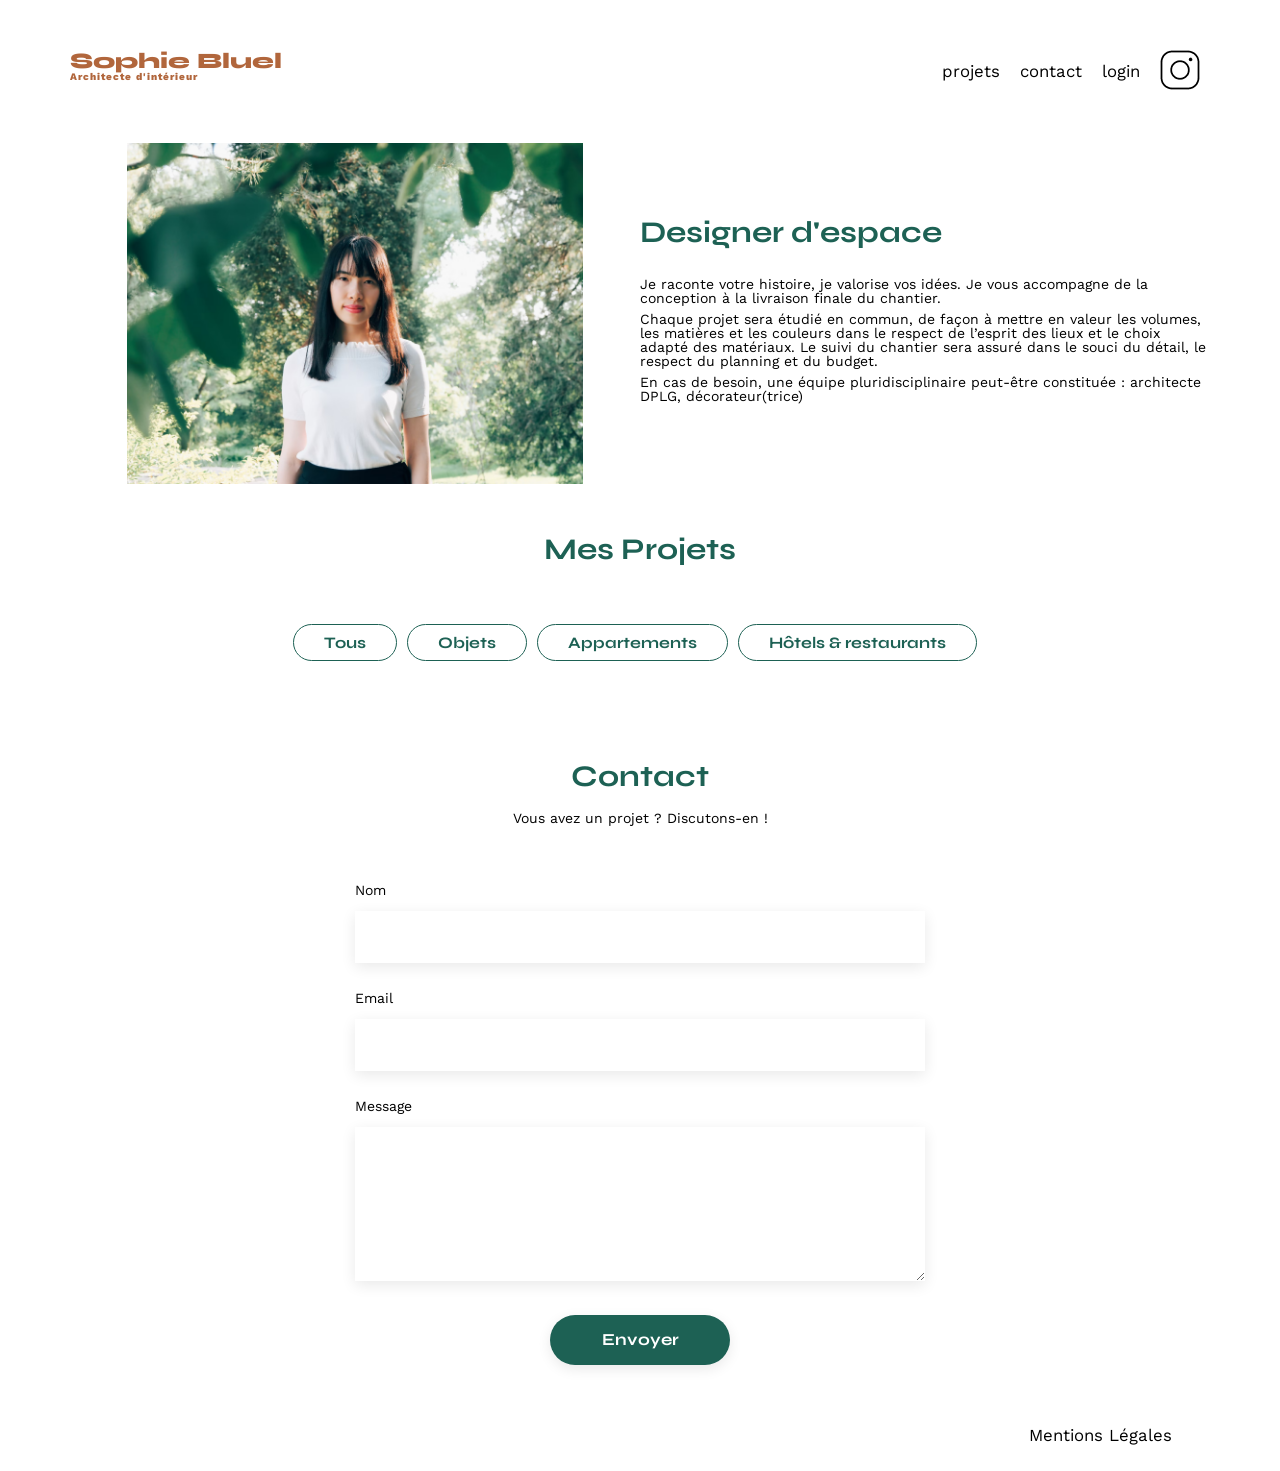
<file: Portfolio-architecte-sophie-bluel-master/FrontEnd/index.html>
<!DOCTYPE html>
<html lang="fr">
<head>
	<meta charset="UTF-8">
	<title>Sophie Bluel - Architecte d'intérieur</title>
	<meta name="viewport" content="width=device-width, initial-scale=1.0">
	<link rel="preconnect" href="https://fonts.googleapis.com">
	<link rel="preconnect" href="https://fonts.gstatic.com" crossorigin>
	<link href="https://fonts.googleapis.com/css2?family=Syne:wght@700;800&family=Work+Sans&display=swap" rel="stylesheet">
	<meta name="description" content="">
	<link rel="stylesheet" href="./assets/style.css">
</head>
<body>
<header>
	<h1>Sophie Bluel <span>Architecte d'intérieur</span></h1>
	<nav>
		<ul>
			<li>projets</li>
			<li>contact</li>
			<li><a id="login" href="login.html">login</a></li>
			<li><img src="./assets/icons/instagram.png" alt="Instagram"></li>
		</ul>
	</nav>
</header>
<main>
	<section id="introduction">
		<figure>
			<img src="./assets/images/sophie-bluel.png" alt="">
		</figure>
		<article>
			<h2>Designer d'espace</h2>
			<p>Je raconte votre histoire, je valorise vos idées. Je vous accompagne de la conception à la livraison finale du chantier.</p>
			<p>Chaque projet sera étudié en commun, de façon à mettre en valeur les volumes, les matières et les couleurs dans le respect de l’esprit des lieux et le choix adapté des matériaux. Le suivi du chantier sera assuré dans le souci du détail, le respect du planning et du budget.</p>
			<p>En cas de besoin, une équipe pluridisciplinaire peut-être constituée : architecte DPLG, décorateur(trice)</p>
		</article>
	</section>

	<section id="portfolio">
		<div class="my-project">
		<h2>Mes Projets</h2>
		<button class="edit edit-project">
            <i class="fa-solid fa-pen-to-square fa-fade"></i>
            modifier
		</button>
	</div>

	<div class="overlay"></div>
        <section class="modale">
          <i class="fa-solid fa-xmark cross"></i>
          <div class="modale-container">
            <h2>Galerie photo</h2>
            <div class="picture-container"></div>
            <div class="btn-container">
              <button class="add-pic" type="submit">Ajouter une photo</button>
              <button class="delet-pic" type="submit">
                Supprimer la galerie
              </button>
            </div>
          </div>
        </section>

		<section class="modale-add">
          <div class="icon-modale">
            <i class="fa-solid fa-arrow-left arrow-left"></i>
            <i class="fa-solid fa-xmark cross-add"></i>
          </div>
          <h2>Ajout photo</h2>

		  <div class="form-container">
            <form class="form-add" method="post">
              <div class="add-a-pic">
                <div class="preview-image"></div>
                <i class="fa-regular fa-image"></i>
                <label class="addPic" for="addPic">+ Ajouter photo</label>
                <input type="file" id="addPic" name="addPic" accept="jpg/png" />
                <p>jpg, png : 4mo max</p>
              </div>
              <label for="text">Titre</label>
              <input id="text" name="title" type="text" />
              <label for="categorySelect">Catégorie</label>
              <select id="categorySelect" name="category"></select>
              <button type="submit" class="btn-submit">Valider</button>
            </form>
          </div>
        </section>

		<div class="btn-filter">
          <button class="btn all selected">Tous</button>
          <button class="btn object selected">Objets</button>
          <button class="btn appart selected">Appartements</button>
          <button class="btn hotel_and_restaurant selected">
            Hôtels & restaurants
          </button>
        </div>

		<div class="gallery"></div>
		</section>
	<section id="contact">
		<h2>Contact</h2>
		<p>Vous avez un projet ? Discutons-en !</p>
		<form action="#" method="post">
			<label for="name">Nom</label>
			<input type="text" name="name" id="name">
			<label for="email">Email</label>
			<input type="email" name="email" id="email">
			<label for="message">Message</label>
			<textarea name="message" id="message" cols="30" rows="10"></textarea>
			<input type="submit" value="Envoyer">
		</form>
	</section>
</main>

<footer>
	<nav>
		<ul>
			<li>Mentions Légales</li>
		</ul>
	</nav>
</footer>
<script type="module" src="./index.js"></script>
</body>
</html>
</file>
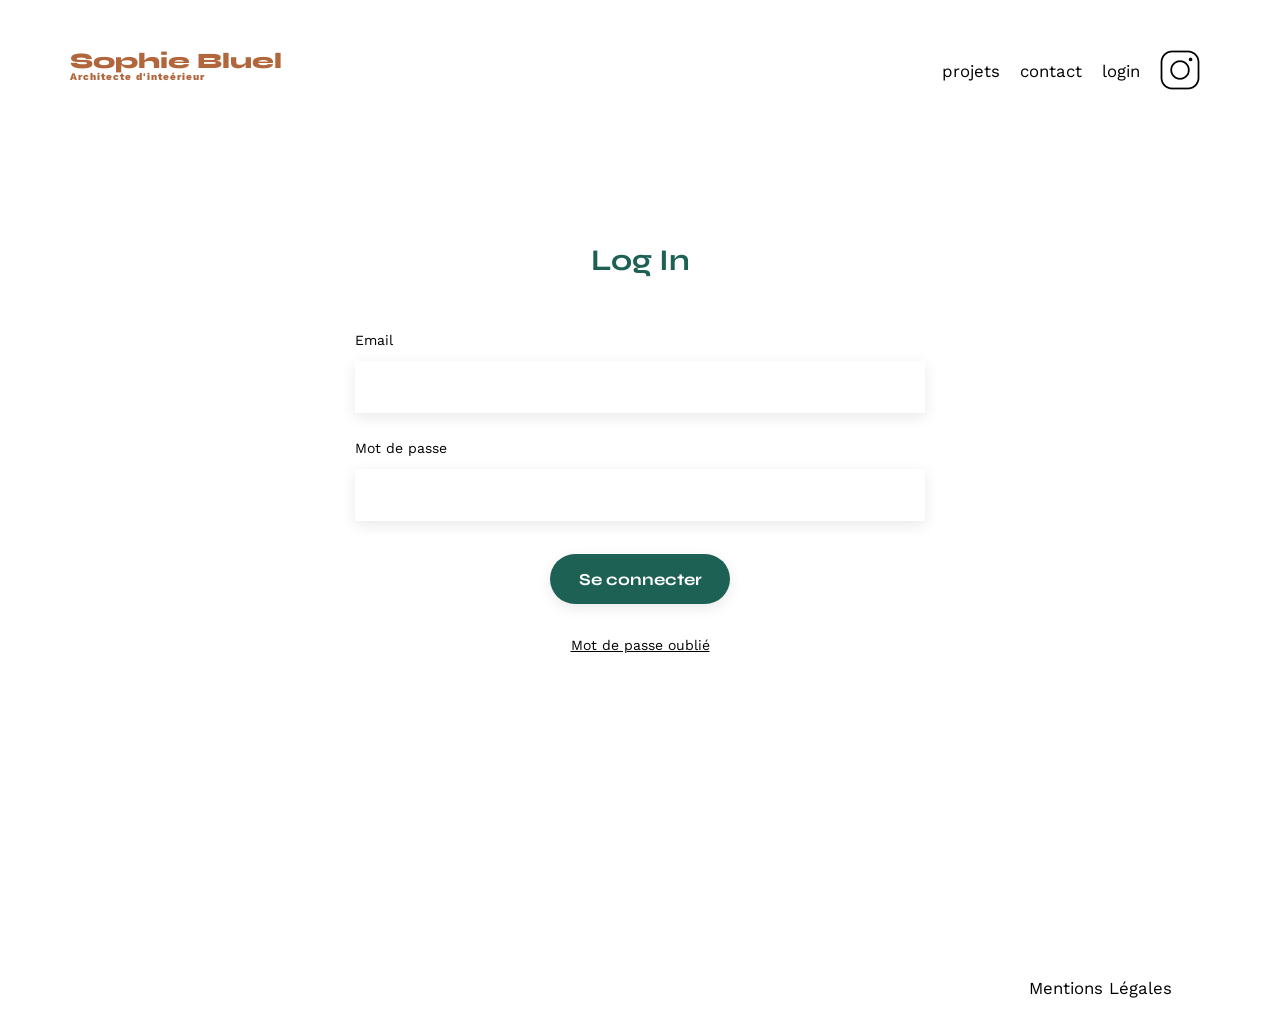
<file: Portfolio-architecte-sophie-bluel-master/FrontEnd/login.html>
<!DOCTYPE html>
<html lang="fr">
  <head>
    <meta charset="UTF-8" />
    <title>Sophie Bluel - Architecte d'intérieur</title>
    <meta name="viewport" content="width=device-width, initial-scale=1.0" />
    <link rel="preconnect" href="https://fonts.googleapis.com" />
    <link rel="preconnect" href="https://fonts.gstatic.com" crossorigin />
    <link
      href="https://fonts.googleapis.com/css2?family=Syne:wght@700;800&family=Work+Sans&display=swap"
      rel="stylesheet"
    />
    <meta name="description" content="" />
    <link rel="stylesheet" href="./assets/style.css" />
  </head>

  <body>
    <header>
      <h1>Sophie Bluel <span>Architecte d'inteérieur</span></h1>
      <nav>
        <ul>
          <li><a href="./index.html">projets</a></li>
          <li>contact</li>
          <li>login</li>
          <li><img src="./assets/icons/instagram.png" alt="Instagram" /></li>
        </ul>
      </nav>
    </header>
    <main>
      <div class="container-login">
        <h2 class="Login">Log In</h2>
        <div id="contact">
          <form method="post" action="http://localhost:5678/api/users/login">
            <label for="email">Email</label>
            <input type="email" name="email" id="email" />
            <label for="password">Mot de passe</label>
            <input type="password" name="password" id="password" />
            <input type="submit" value="Se connecter" class="connect" />
          </form>
          <h3 id="forget"><a href="#">Mot de passe oublié</a></h3>
        </div>
      </div>
    </main>

    <footer>
      <nav>
        <ul>
          <li>Mentions Légales</li>
        </ul>
      </nav>
    </footer>
    <script type="module" src="./login.js"></script>
  </body>
</html>
</file>
<file: Portfolio-architecte-sophie-bluel-master/FrontEnd/assets/style.css>
/* http://meyerweb.com/eric/tools/css/reset/
   v2.0 | 20110126
   License: none (public domain)
*/

html, body, div, span, applet, object, iframe,
h1, h2, h3, h4, h5, h6, p, blockquote, pre,
a, abbr, acronym, address, big, cite, code,
del, dfn, em, img, ins, kbd, q, s, samp,
small, strike, strong, sub, sup, tt, var,
b, u, i, center,
dl, dt, dd, ol, ul, li,
fieldset, form, label, legend,
table, caption, tbody, tfoot, thead, tr, th, td,
article, aside, canvas, details, embed,
figure, figcaption, footer, header, hgroup,
menu, nav, output, ruby, section, summary,
time, mark, audio, video {
	margin: 0;
	padding: 0;
	border: 0;
	font-size: 100%;
	font: inherit;
	vertical-align: baseline;
}
/* HTML5 display-role reset for older browsers */
article, aside, details, figcaption, figure,
footer, header, hgroup, menu, nav, section {
	display: block;
}
body {
	line-height: 1;
}
ol, ul {
	list-style: none;
}
blockquote, q {
	quotes: none;
}
blockquote:before, blockquote:after,
q:before, q:after {
	content: '';
	content: none;
}
table {
	border-collapse: collapse;
	border-spacing: 0;
}
/** end reset css**/
body {
	max-width: 1140px;
	margin:auto;
	font-family: 'Work Sans' ;
	font-size: 14px;
}
header {
	display: flex;
	justify-content: space-between;
	margin: 50px 0
}
section {
	margin: 50px 0
}

h1{
	display: flex;
	flex-direction: column;
	font-family: 'Syne';
	font-size: 22px;
	font-weight: 800;
	color: #B1663C
}

h1 > span {
	font-family: 'Work Sans';
	font-size:10px;
	letter-spacing: 0.1em;
;
}

.figure-main {
	display: flex;
	align-items: baseline;
	justify-content: left;
	width: 100%;
	margin-left: 50px;
	margin-top: 10px;
}

.figure-main button {
	border: none;
	background: none;
	width: 60px;
	display: flex;
	cursor: pointer;
	font-family: work Sans;
}

.figure-main i {
	margin-right: 10px;
	color: #110808;
}


h2{
	font-family: 'Syne';
	font-weight: 700;
	font-size: 30px;
	color: #1D6154
}
nav ul {
	display: flex;
	align-items: center;
	list-style-type: none;

}
nav li {
	padding: 0 10px;
	font-size: 1.2em;
	cursor: pointer;
}

nav a {
	text-decoration: none;
	color: black;
}

li:hover {
	color: #B1663C;
}

#introduction {
	display: flex;
	align-items: center;
}
#introduction figure {
	flex: 1
}
#introduction img {
	display: block;
	margin: auto;
	width: 80%;
}

#introduction article {
	flex: 1
}
#introduction h2 {
	margin-bottom: 1em;
}

#introduction p {
	margin-bottom: 0.5em;
}
#portfolio h2 {
	text-align: center;
	margin-bottom: 1em;
}

.btn-filter {
	display: flex;
	justify-content: center;
	margin-bottom: 50px;
	margin-top: 30px;
}


.my-project {
	display: flex;
	align-items: baseline;
	justify-content: center;
}

.my-project button {
	margin-left: 20px;
	border: none;
	background: none;
	width: 60px;
	cursor: pointer;
	font-family: work Sans;
}

.my-project i {
	margin-right: 10px;
}


.btn-filter button {
	margin-right: 10px;
	background-color: #fff;
	color: #1D6154;
	font-family: syne, sans-serif;
	font-weight: 700;
	font-size: 16px;
	font-style: normal;
	padding-left: 30px;
	padding-right: 30px;
	height: 37px;
	border-radius: 60px;
	cursor: pointer;
	border: 1px solid #1D6154;
	transition: all ease-in-out 0.2s;
}

.btn-filter button:hover {
	background-color: #1D6154;
	color: #ffff;
}

.selected:active {
	background-color: #1D6154;
	color: #ffff;
}

.gallery {
	width: 100%;
	display: grid;
	grid-template-columns: 1fr 1fr 1fr;
	grid-column-gap: 20px;
	grid-row-gap: 20px;
}

.gallery img {
	width: 100%;

}
#contact {
	width: 50%;
margin: auto;
}
#contact > * {
	text-align: center;

}
#contact h2{
	margin-bottom: 20px;
}
#contact form {
	text-align: left;
	margin-top:30px;
	display: flex;
	flex-direction: column;
}

#contact input {
	height: 50px;
	font-size: 1.2em;
	border: none;
	box-shadow: 0px 4px 14px rgba(0, 0, 0, 0.09);
}
#contact label {
	margin: 2em 0 1em 0;
}
#contact textarea {
	border: none;
	box-shadow: 0px 4px 14px rgba(0, 0, 0, 0.09);
}

input[type="submit"]{
	font-family: 'Syne';
	font-weight: 700;
	color: white;
	background-color: #1D6154;
	margin : 2em auto ;
	width: 180px;
	text-align: center;
	border-radius: 60px ;
	cursor: pointer;
	transition: all 0.2s ease-in-out;
}

input[type="submit"]:hover{
	background-color: #1d6154ce;
}

footer nav ul {
	display: flex;
	justify-content: flex-end;
	margin: 2em
}
.edit-top {
	background: #000000;
	width: 100%;
	display: block;
	margin: 0;
	height: 59px;
}

.edit-top p {
	color: #ffff;
	font-family: Work Sans, sans-serif;

	font-size: 16px;
}

.edit-top i {
	color: #ffff;
	font-size: 15px;
	margin-right: 10px;
}

.edit-btn {
	background: #000000;
	border: none;
	width: 200px;
	height: 59px;
	display: flex;
	align-items: center;
	justify-content: center;
	cursor: pointer;
	color: #FFFFFF;
}

.publish-btn {
	background: #fff;
	border: none;
	border-radius: 60px;
	width: 216px;
	height: 38px;
	font-family: Work Sans;
	font-weight: bold;
	font-size: 14px;
	cursor: pointer;
}

.edit-container {
	display: flex;
	align-items: center;
	justify-content: center;
}

.Login {
	display: flex;
	justify-content: center;
	align-items: center;
}

.container-login {
	margin-top: 152px;
	padding-bottom: 300px;
}

#forget a {

	color: black;
}

.modale {
	display: none;
	z-index: 1000;
	position: absolute;
	top: 550px;
	left: 250px;
	width: 630px;
	background-color: #fff;
	border-radius: 10px;
}


.modale h2 {
	font-family: Work Sans, sans-serif;
	color: #000000;
	font-weight: 400;
	font-size: 26px;
	margin-bottom: 40px;
	margin-top: 60px;
}

.modale-container {
	width: 100%;
	height: 100%;
	align-items: center;
	justify-content: center;
	display: flex;
	flex-direction: column;
}

.edit {
	display: none;
}

.overlay {
	display: none;
	position: fixed;
	top: 0;
	left: 0;
	width: 100%;
	height: 100%;
	background-color: rgba(0, 0, 0, 0.3);
	z-index: 999;
}


.cross {
	position: absolute;
	color: #000000;
	right: 35px;
	top: 35px;
	cursor: pointer;
	width: 12px;
	height: 12px;
	font-size: 16px;
}


.picture-container {
	display: flex;
	flex-wrap: wrap;
	flex-direction: row;
	width: 70%;
	margin-top: 45px;
	margin-bottom: 45px;

}

.picture {
	position: relative;
}

.picture img {
	width: 78.12px;
	height: 104.08px;
	margin-right: 10px;
}

.picture p {
	margin-bottom: 10px;
}

.picture i {
	position: absolute;
	right: 3.5px;
	top: 2.5px;

	color: #fff;
	font-size: 12px;
}

.i-container {
	background: #000000;
	width: 17px;
	height: 17px;
	position: absolute;
	right: 15px;
	top: 7px;
	border-radius: 2px;
	cursor: pointer;
}

.picture-container::after {
	position: absolute;
	content: "";
	width: 420px;
	height: 2px;
	background-color: #B3B3B3;
	bottom: 162px;
	right: 105px;
	left: 105px;
}


.btn-container {
	display: flex;
	flex-direction: column;
	align-items: center;
	justify-content: flex-end;
	width: 100%;
	margin-top: 38px;
	margin-bottom: 48px;
}

.add-pic {
	background-color: #1D6154;
	color: #fff;
	font-family: syne, sans-serif;
	font-weight: 700;
	font-size: 14px;
	font-style: normal;
	width: 237px;
	height: 37px;
	border-radius: 60px;
	cursor: pointer;
	border: 1px solid #1D6154;
	transition: all ease-in-out 0.2s;
	margin-bottom: 23px;
}

.add-pic:hover {
	background-color: #1d615490;
	border: none;
}

.delet-pic {
	border: none;
	background-color: #fff;
	color: #D65353;
	font-family: Syne, sans-serif;
	font-size: 14px;
	font-weight: 400;
	cursor: pointer;
}

.modale-add {
	display: none;
	z-index: 1000;
	position: absolute;
	top: 550px;
	left: 250px;
	width: 630px;
	background-color: #FFFFFF;
	border-radius: 10px;
	padding: 30px;
	/* min-height: 600px; */
	flex-direction: column;
	align-items: center;
	justify-content: center;
}



.arrow-left{
	position:absolute;
	left: 30px;
	top: 30px;
	cursor: pointer;
}

.cross-add{
	position: absolute;
	top: 30px;
	right: 30px;
	cursor: pointer;
}

.modale-add h2{
	margin: 0;
	font-family: Work Sans, sans-serif;
	color: #000000;
	font-weight: 400;
	font-size: 26px;
}

/* .form-add{
	display: flex;
	align-items: center;
} */

.add-a-pic{
	margin-top: 6px;
	background: #E8F1F7;
	border-radius: 3px;
	width: 420px;
	display: flex;
	flex-direction: column;
	align-items: center;
	justify-content: center;
margin-bottom: 30px;
}

.add-a-pic i{
	font-size: 60px;
	color: #B9C5CC;
	width: 58px;
	height: 46px;
	margin-top: 28px;
	margin-bottom: 21px;
	
}

.addPic{
	width: 137px;
	height: 36px;
	background: #CBD6DC;
	border-radius: 50px;
	border: none;
	font-family:Work Sans, sans-serif;
	font-weight: 500;
	font-size: 14px;
	color: #306685;
	cursor: pointer;
	transition: all ease-in-out 0.2s;
	margin-bottom: 7px;
	display: flex;
	align-items: center;
	justify-content: center;
}

.addPic:hover{
	background: #93bed5;
}

#addPic{
	display: none;

}

.add-a-pic p{
	margin-bottom: 19px;
}

.form-container{
	margin-top: 30px;
	margin-bottom: 80px;
}

.form-container form{
	display: flex;
	flex-direction: column;
}

#text{
	width: 420px;
	height: 31px;
	border: none;
	background: #FFFFFF;
    box-shadow: 0px 4px 14px rgba(0, 0, 0, 0.09);
	margin-bottom: 47px;
	margin-top: 5px;
}

#category{
	margin-top: 5px;
}

.form-container select{
	width: 424px;
	height: 31px;
	border: none;
	background: #FFFFFF;
    box-shadow: 0px 4px 14px rgba(0, 0, 0, 0.09);
}

/* .btn-submit-ok{
	background: #1D6154;
    color: #fff;
    font-family: syne, sans-serif;
    font-weight: 700;
    font-size: 14px;
    font-style: normal;
    width: 237px;
    height: 37px;
    border-radius: 60px;
	cursor: pointer;
    border: 1px solid #1D6154;
    transition: all ease-in-out 0.2s;
	margin-top: 99px;
	margin-left: 80px;
	transition: all 0.3s ease-in-out;
} */

.btn-submit-ok:hover{
	transform: translateX(0.2px);
}

.btn-submit{
	background: #A7A7A7;
    color: #fff;
    font-family: syne, sans-serif;
    font-weight: 700;
    font-size: 14px;
    font-style: normal;
    width: 237px;
    height: 37px;
    border-radius: 60px;
	cursor: not-allowed;
    border: 1px solid #A7A7A7;
    transition: all ease-in-out 0.2s;
	margin-top: 99px;
	margin-left: 80px;
}

.btn-submit::before {
	position: absolute;
	content: "";
	width: 420px;
	height: 2px;
	background-color: #B3B3B3;
	bottom: 193px;
	right: 135px;
	/* margin-bottom: 32px; */
}

/* .preview {
position: absolute;
visibility: hidden;
width: 200px;
height: 187px;

background-color: #FFFFFF;
}

.preview img{
	width: 100%;
	height: 100%;

} */

.preview-image{
	visibility: hidden;
	position: absolute;
	width: 200px;
	height: 172px;
	z-index: 50;
	background-color: #fff;
}

.preview-image img{
width: 100%;
height: 100%;
z-index: 60;
}
</file>
